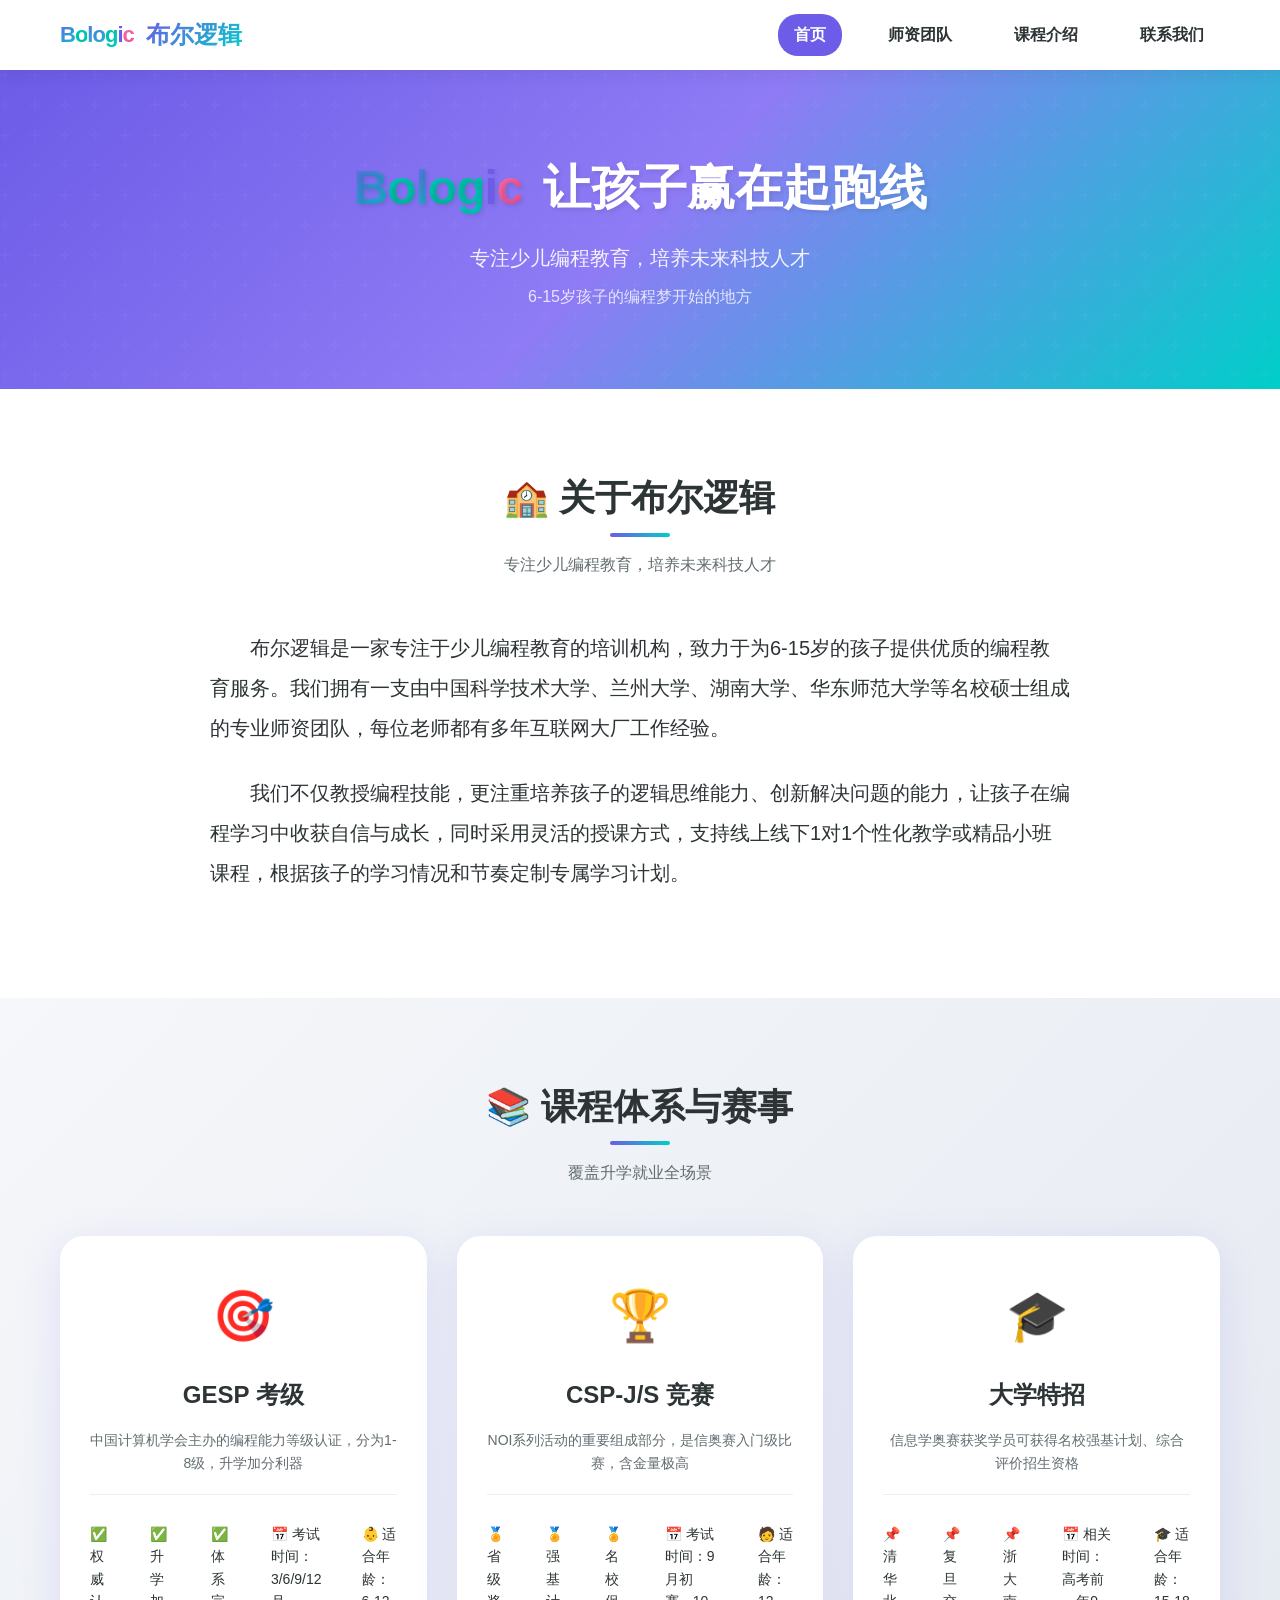
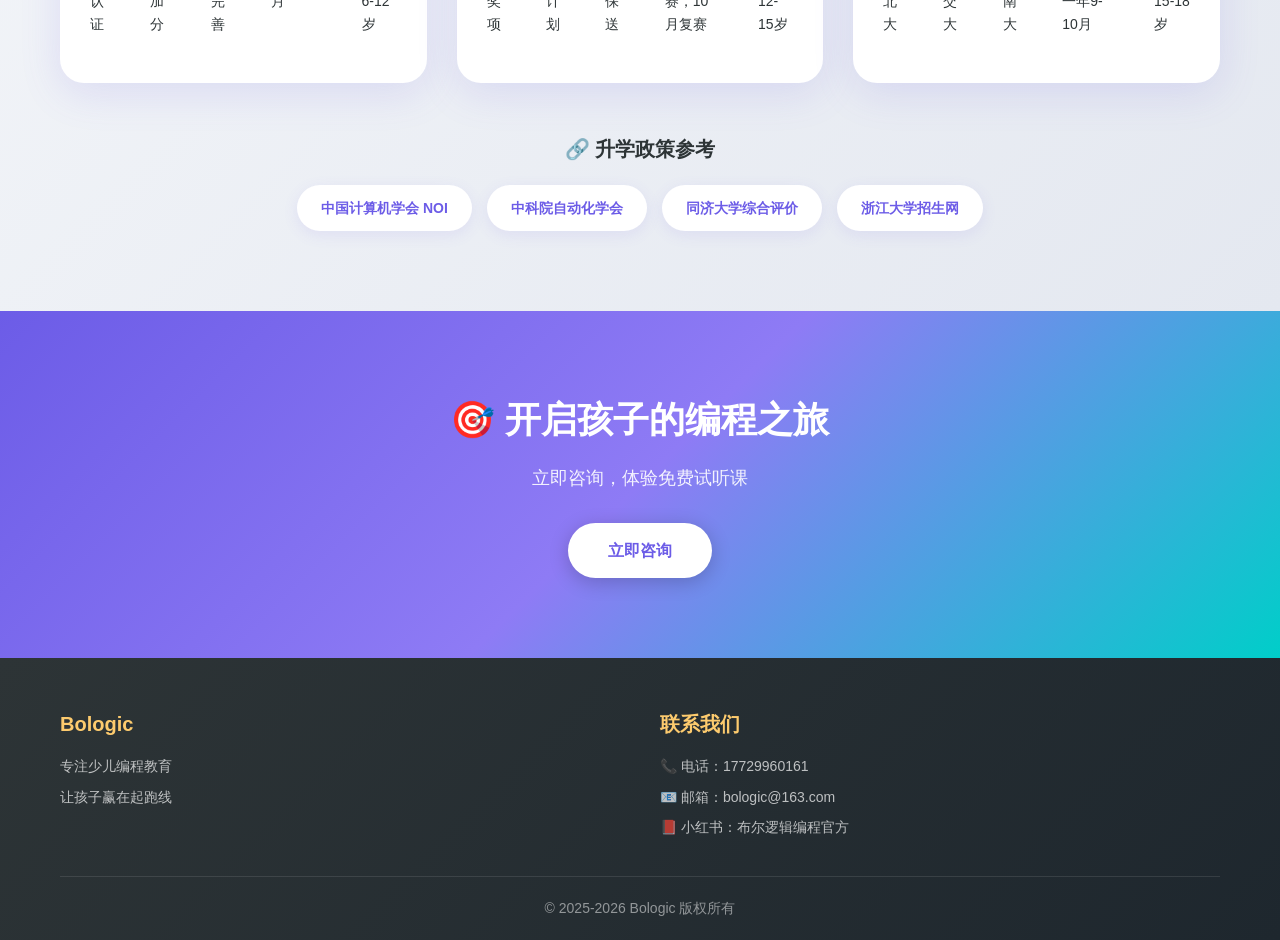
<file: index.html>
<!DOCTYPE html>
<html lang="zh-CN">
<head>
    <meta charset="UTF-8">
    <meta name="viewport" content="width=device-width, initial-scale=1.0">
    <title>Bologic 布尔逻辑 - 少儿编程教育</title>
    <link rel="stylesheet" href="css/style.css">
</head>
<body>
    <header class="header">
        <div class="container">
            <div class="logo">
                <div class="logo-icon">
                    <span class="logo-letter">B</span>
                    <span class="logo-letter-o">o</span>
                    <span class="logo-letter">l</span>
                    <span class="logo-letter">o</span>
                    <span class="logo-letter-g">g</span>
                    <span class="logo-letter-i">i</span>
                    <span class="logo-letter-c">c</span>
                </div>
                <span class="logo-text">布尔逻辑</span>
            </div>
            <nav class="nav">
                <a href="index.html" class="active">首页</a>
                <a href="teachers.html">师资团队</a>
                <a href="courses.html">课程介绍</a>
                <a href="contact.html">联系我们</a>
            </nav>
        </div>
    </header>

    <main>
        <section class="hero">
            <div class="container">
                <h1>
                    <div class="hero-logo">
                        <span class="logo-icon">
                            <span class="logo-letter">B</span>
                            <span class="logo-letter-o">o</span>
                            <span class="logo-letter">l</span>
                            <span class="logo-letter-o">o</span>
                            <span class="logo-letter-g">g</span>
                            <span class="logo-letter-i">i</span>
                            <span class="logo-letter-c">c</span>
                        </span>
                    </div>
                    让孩子赢在起跑线
                </h1>
                <p>专注少儿编程教育，培养未来科技人才</p>
                <p class="subtitle">6-15岁孩子的编程梦开始的地方</p>
            </div>
        </section>

        <section class="about">
            <div class="container">
                <div class="section-title">
                    <h2>🏫 关于布尔逻辑</h2>
                    <p>专注少儿编程教育，培养未来科技人才</p>
                </div>
                <div class="about-content">
                    <div class="about-text">
                        <p>布尔逻辑是一家专注于少儿编程教育的培训机构，致力于为6-15岁的孩子提供优质的编程教育服务。我们拥有一支由中国科学技术大学、兰州大学、湖南大学、华东师范大学等名校硕士组成的专业师资团队，每位老师都有多年互联网大厂工作经验。</p>
                        <p>我们不仅教授编程技能，更注重培养孩子的逻辑思维能力、创新解决问题的能力，让孩子在编程学习中收获自信与成长，同时采用灵活的授课方式，支持线上线下1对1个性化教学或精品小班课程，根据孩子的学习情况和节奏定制专属学习计划。</p>
                    </div>
                </div>
            </div>
        </section>

        <section class="courses">
            <div class="container">
                <div class="section-title">
                    <h2>📚 课程体系与赛事</h2>
                    <p>覆盖升学就业全场景</p>
                </div>
                <div class="course-grid">
                    <div class="course-card">
                        <div class="course-icon">🎯</div>
                        <h3>GESP 考级</h3>
                        <p class="course-desc">中国计算机学会主办的编程能力等级认证，分为1-8级，升学加分利器</p>
                        <ul class="course-info">
                            <li>✅ 权威认证</li>
                            <li>✅ 升学加分</li>
                            <li>✅ 体系完善</li>
                            <li>📅 考试时间：3/6/9/12月</li>
                            <li>👶 适合年龄：6-12岁</li>
                        </ul>
                    </div>
                    <div class="course-card">
                        <div class="course-icon">🏆</div>
                        <h3>CSP-J/S 竞赛</h3>
                        <p class="course-desc">NOI系列活动的重要组成部分，是信奥赛入门级比赛，含金量极高</p>
                        <ul class="course-info">
                            <li>🏅 省级奖项</li>
                            <li>🏅 强基计划</li>
                            <li>🏅 名校保送</li>
                            <li>📅 考试时间：9月初赛，10月复赛</li>
                            <li>🧑 适合年龄：12-15岁</li>
                        </ul>
                    </div>
                    <div class="course-card">
                        <div class="course-icon">🎓</div>
                        <h3>大学特招</h3>
                        <p class="course-desc">信息学奥赛获奖学员可获得名校强基计划、综合评价招生资格</p>
                        <ul class="course-info">
                            <li>📌 清华北大</li>
                            <li>📌 复旦交大</li>
                            <li>📌 浙大南大</li>
                            <li>📅 相关时间：高考前一年9-10月</li>
                            <li>🎓 适合年龄：15-18岁</li>
                        </ul>
                    </div>
                </div>
                <div class="university-links">
                    <h4>🔗 升学政策参考</h4>
                    <div class="links-grid">
                        <a href="https://www.noi.cn/" target="_blank" class="link-item">中国计算机学会 NOI</a>
                        <a href="https://www.cas.ac.cn/" target="_blank" class="link-item">中科院自动化学会</a>
                        <a href="https://zsxxw.tongji.edu.cn/" target="_blank" class="link-item">同济大学综合评价</a>
                        <a href="https://www.zju.edu.cn/" target="_blank" class="link-item">浙江大学招生网</a>
                    </div>
                </div>
            </div>
        </section>

        <section class="cta">
            <div class="container">
                <h2>🎯 开启孩子的编程之旅</h2>
                <p>立即咨询，体验免费试听课</p>
                <a href="contact.html" class="btn-primary">立即咨询</a>
            </div>
        </section>
    </main>

    <footer class="footer">
        <div class="container">
            <div class="footer-content">
                <div class="footer-item">
                    <h4>Bologic</h4>
                    <p>专注少儿编程教育</p>
                    <p>让孩子赢在起跑线</p>
                </div>
                <div class="footer-item">
                    <h4>联系我们</h4>
                    <p>📞 电话：17729960161</p>
                    <p>📧 邮箱：bologic@163.com</p>
                    <p>📕 小红书：布尔逻辑编程官方</p>
                </div>
            </div>
            <div class="footer-bottom">
                <p>© 2025-2026 Bologic 版权所有</p>
            </div>
        </div>
    </footer>
</body>
</html>
</file>
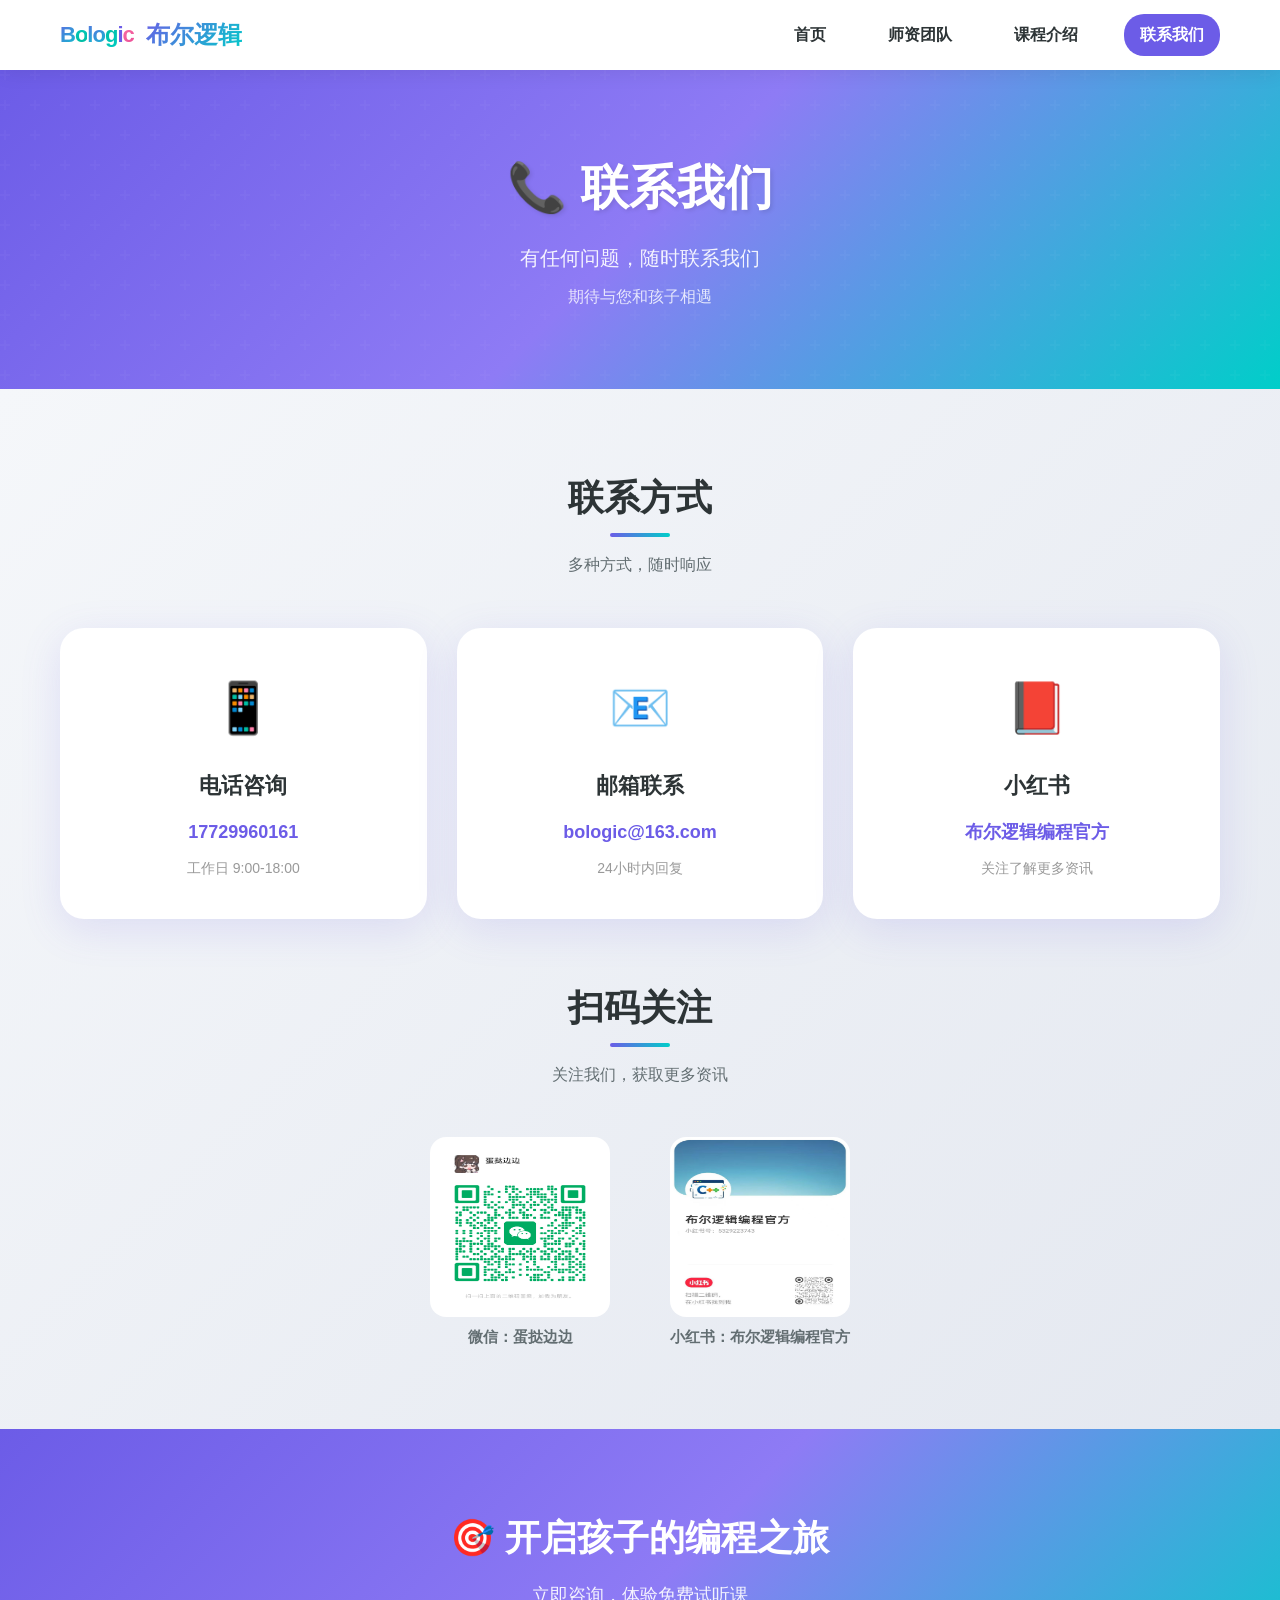
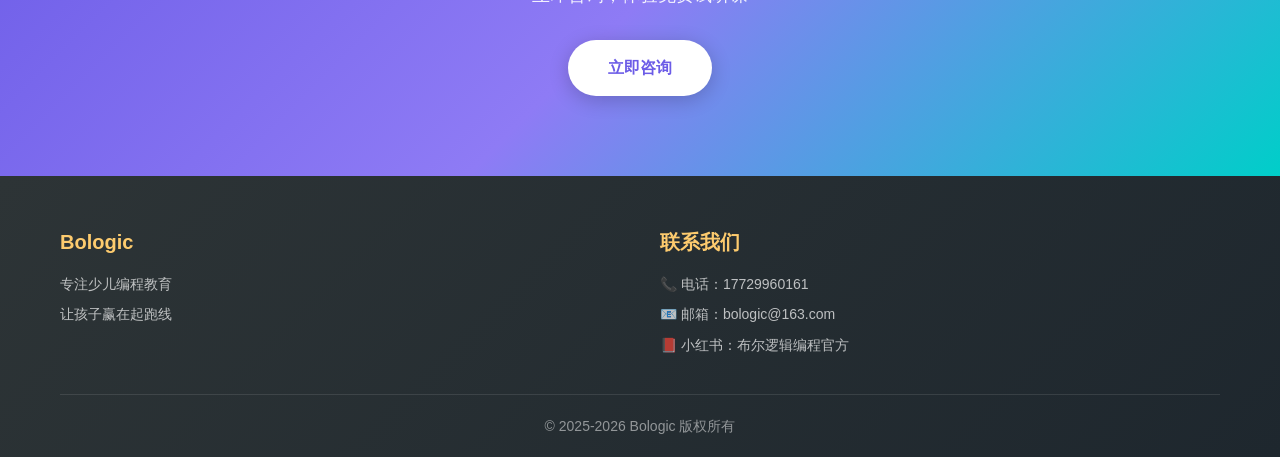
<file: contact.html>
<!DOCTYPE html>
<html lang="zh-CN">
<head>
    <meta charset="UTF-8">
    <meta name="viewport" content="width=device-width, initial-scale=1.0">
    <title>Bologic - 联系我们</title>
    <link rel="stylesheet" href="css/style.css">
</head>
<body>
    <header class="header">
        <div class="container">
            <div class="logo">
                <div class="logo-icon">
                    <span class="logo-letter">B</span>
                    <span class="logo-letter-o">o</span>
                    <span class="logo-letter">l</span>
                    <span class="logo-letter">o</span>
                    <span class="logo-letter-g">g</span>
                    <span class="logo-letter-i">i</span>
                    <span class="logo-letter-c">c</span>
                </div>
                <span class="logo-text">布尔逻辑</span>
            </div>
            <nav class="nav">
                <a href="index.html">首页</a>
                <a href="teachers.html">师资团队</a>
                <a href="courses.html">课程介绍</a>
                <a href="contact.html" class="active">联系我们</a>
            </nav>
        </div>
    </header>

    <main>
        <section class="hero">
            <div class="container">
                <h1>📞 联系我们</h1>
                <p>有任何问题，随时联系我们</p>
                <p class="subtitle">期待与您和孩子相遇</p>
            </div>
        </section>

        <section class="contact-page">
            <div class="container">
                <div class="section-title">
                    <h2>联系方式</h2>
                    <p>多种方式，随时响应</p>
                </div>
                
                <div class="contact-grid">
                    <div class="contact-card">
                        <div class="contact-icon">📱</div>
                        <h3>电话咨询</h3>
                        <p class="contact-value">17729960161</p>
                        <p class="contact-desc">工作日 9:00-18:00</p>
                    </div>
                    <div class="contact-card">
                        <div class="contact-icon">📧</div>
                        <h3>邮箱联系</h3>
                        <p class="contact-value">bologic@163.com</p>
                        <p class="contact-desc">24小时内回复</p>
                    </div>
                    <div class="contact-card">
                        <div class="contact-icon">📕</div>
                        <h3>小红书</h3>
                        <p class="contact-value">布尔逻辑编程官方</p>
                        <p class="contact-desc">关注了解更多资讯</p>
                    </div>
                </div>

                <div class="contact-qr-section">
                    <div class="section-title">
                        <h2>扫码关注</h2>
                        <p>关注我们，获取更多资讯</p>
                    </div>
                    <div class="qr-content">
                        <div class="qr-item">
                            <img src="img/wechat.png" alt="微信二维码" style="width: 180px; height: 180px; border-radius: 16px; cursor: pointer; transition: transform 0.3s ease;" onclick="enlargeImage(this)">
                            <p>微信：蛋挞边边</p>
                        </div>
                        <div class="qr-item">
                            <img src="img/redbook.jpg" alt="小红书二维码" style="width: 180px; height: 180px; border-radius: 16px; cursor: pointer; transition: transform 0.3s ease;" onclick="enlargeImage(this)">
                            <p>小红书：布尔逻辑编程官方</p>
                        </div>
                    </div>
                    
                    <div id="imageModal" class="modal" onclick="closeModal()">
                        <span class="close">&times;</span>
                        <img class="modal-content" id="modalImage">
                    </div>
                    
                    <style>
                        .modal {
                            display: none;
                            position: fixed;
                            z-index: 9999;
                            left: 0;
                            top: 0;
                            width: 100%;
                            height: 100%;
                            overflow: auto;
                            background-color: rgba(0,0,0,0.9);
                        }
                        
                        .modal-content {
                            margin: auto;
                            display: block;
                            max-width: 80%;
                            max-height: 80%;
                            position: absolute;
                            top: 50%;
                            left: 50%;
                            transform: translate(-50%, -50%);
                        }
                        
                        .close {
                            position: absolute;
                            top: 20px;
                            right: 30px;
                            color: #f1f1f1;
                            font-size: 40px;
                            font-weight: bold;
                            cursor: pointer;
                        }
                        
                        .close:hover {
                            color: #bbb;
                        }
                    </style>
                    
                    <script>
                        function enlargeImage(img) {
                            const modal = document.getElementById("imageModal");
                            const modalImg = document.getElementById("modalImage");
                            modal.style.display = "block";
                            modalImg.src = img.src;
                        }
                        
                        function closeModal() {
                            const modal = document.getElementById("imageModal");
                            modal.style.display = "none";
                        }
                    </script>
                </div>
            </div>
        </section>

        <section class="cta">
            <div class="container">
                <h2>🎯 开启孩子的编程之旅</h2>
                <p>立即咨询，体验免费试听课</p>
                <a href="contact.html" class="btn-primary">立即咨询</a>
            </div>
        </section>
    </main>

    <footer class="footer">
        <div class="container">
            <div class="footer-content">
                <div class="footer-item">
                    <h4>Bologic</h4>
                    <p>专注少儿编程教育</p>
                    <p>让孩子赢在起跑线</p>
                </div>
                <div class="footer-item">
                    <h4>联系我们</h4>
                    <p>📞 电话：17729960161</p>
                    <p>📧 邮箱：bologic@163.com</p>
                    <p>📕 小红书：布尔逻辑编程官方</p>
                </div>
            </div>
            <div class="footer-bottom">
                <p>© 2025-2026 Bologic 版权所有</p>
            </div>
        </div>
    </footer>
</body>
</html>
</file>
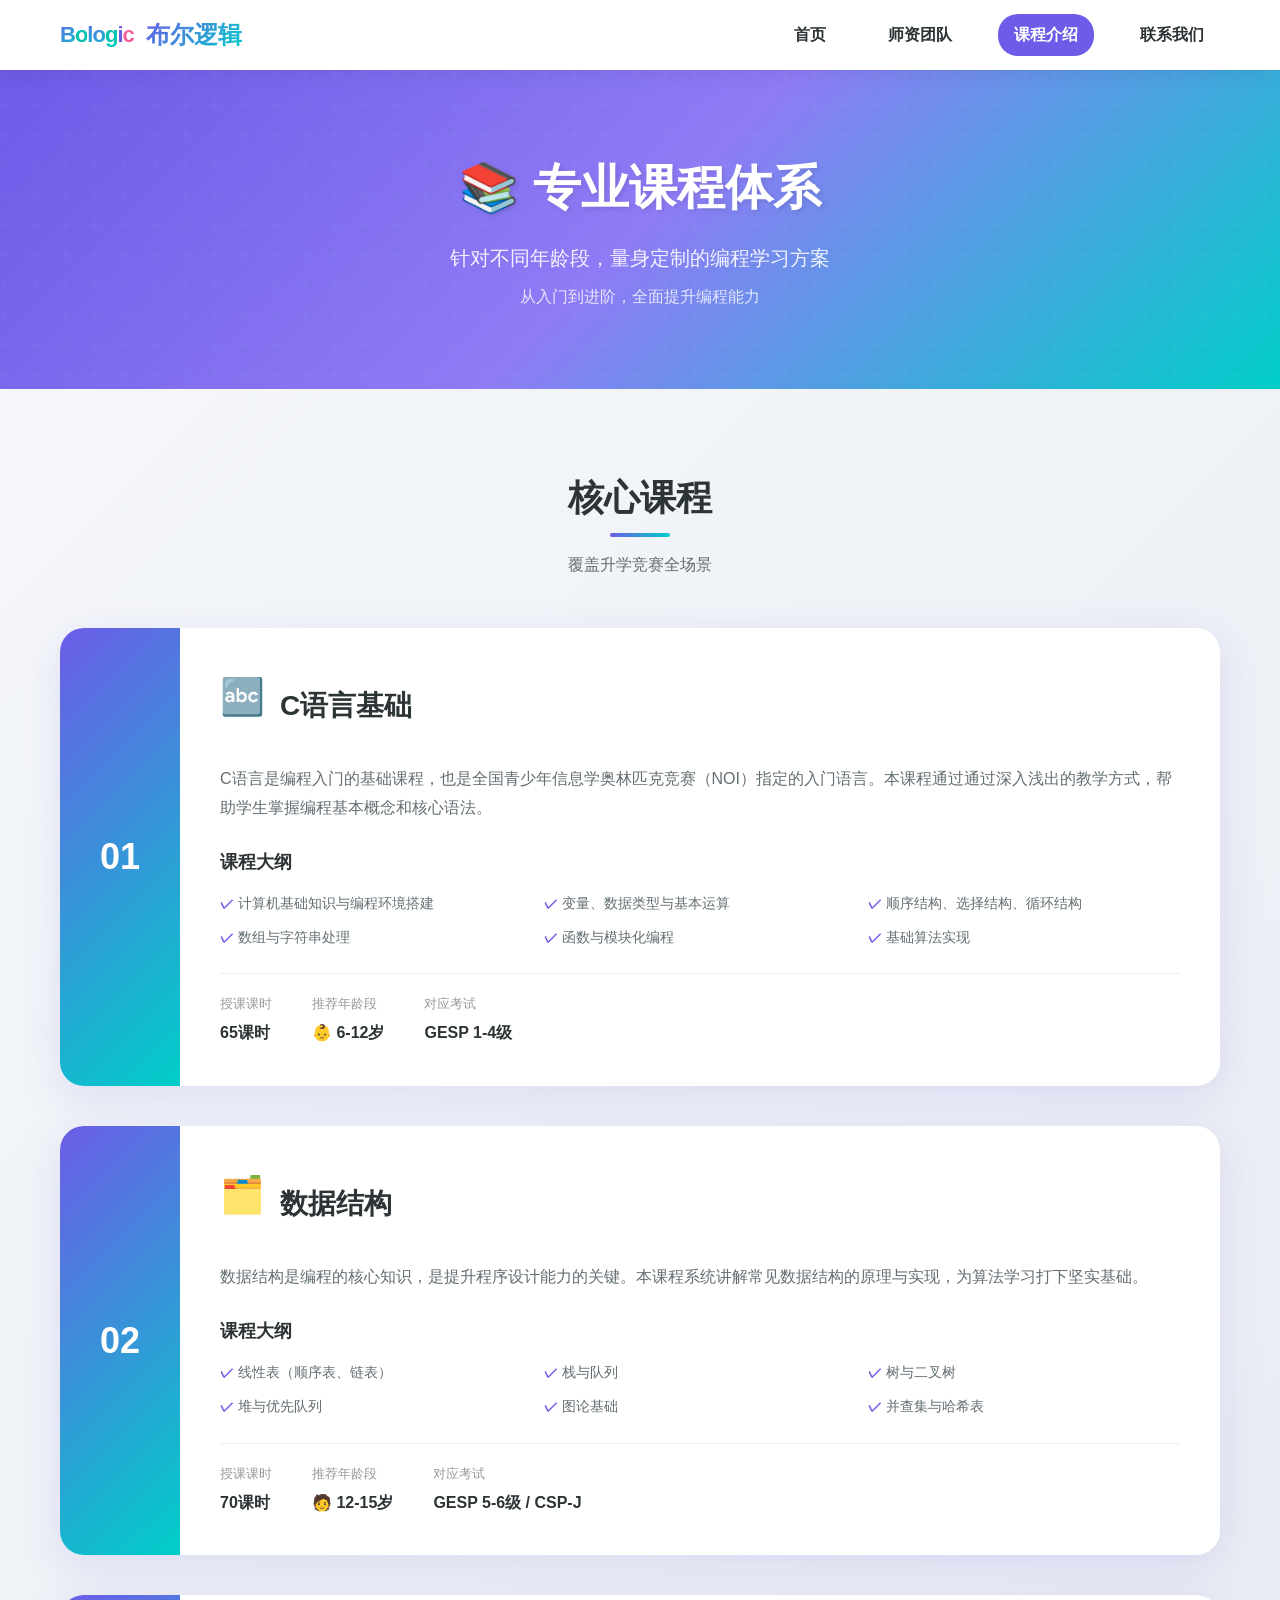
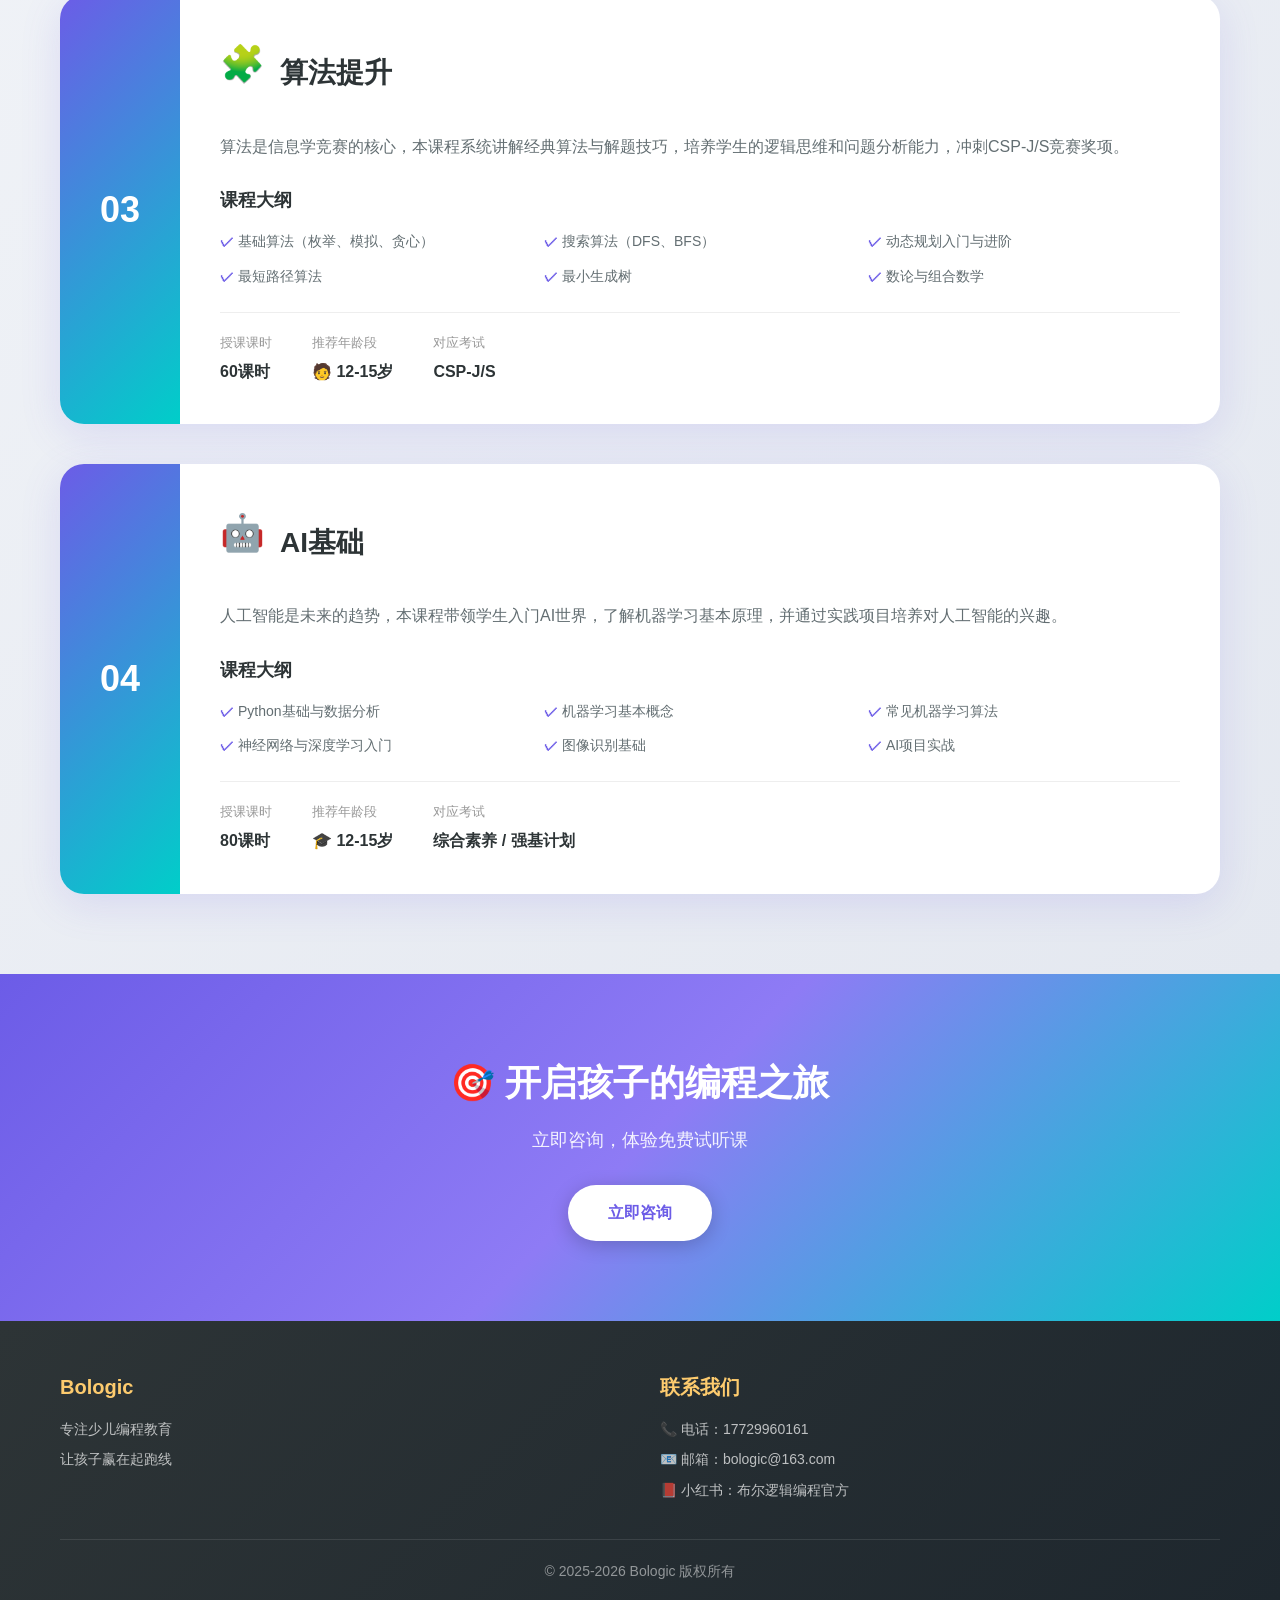
<file: courses.html>
<!DOCTYPE html>
<html lang="zh-CN">
<head>
    <meta charset="UTF-8">
    <meta name="viewport" content="width=device-width, initial-scale=1.0">
    <title>Bologic - 课程介绍</title>
    <link rel="stylesheet" href="css/style.css">
</head>
<body>
    <header class="header">
        <div class="container">
            <div class="logo">
                <div class="logo-icon">
                    <span class="logo-letter">B</span>
                    <span class="logo-letter-o">o</span>
                    <span class="logo-letter">l</span>
                    <span class="logo-letter">o</span>
                    <span class="logo-letter-g">g</span>
                    <span class="logo-letter-i">i</span>
                    <span class="logo-letter-c">c</span>
                </div>
                <span class="logo-text">布尔逻辑</span>
            </div>
            <nav class="nav">
                <a href="index.html">首页</a>
                <a href="teachers.html">师资团队</a>
                <a href="courses.html" class="active">课程介绍</a>
                <a href="contact.html">联系我们</a>
            </nav>
        </div>
    </header>

    <main>
        <section class="hero">
            <div class="container">
                <h1>📚 专业课程体系</h1>
                <p>针对不同年龄段，量身定制的编程学习方案</p>
                <p class="subtitle">从入门到进阶，全面提升编程能力</p>
            </div>
        </section>

        <section class="courses-page">
            <div class="container">
                <div class="section-title">
                    <h2>核心课程</h2>
                    <p>覆盖升学竞赛全场景</p>
                </div>
                
                <div class="course-list">
                    <div class="course-item">
                        <div class="course-number">01</div>
                        <div class="course-content">
                            <div class="course-header">
                                <span class="course-icon">🔤</span>
                                <h3>C语言基础</h3>
                            </div>
                            <p class="course-intro">C语言是编程入门的基础课程，也是全国青少年信息学奥林匹克竞赛（NOI）指定的入门语言。本课程通过通过深入浅出的教学方式，帮助学生掌握编程基本概念和核心语法。</p>
                            <div class="course-outline">
                                <h4>课程大纲</h4>
                                <ul>
                                    <li>计算机基础知识与编程环境搭建</li>
                                    <li>变量、数据类型与基本运算</li>
                                    <li>顺序结构、选择结构、循环结构</li>
                                    <li>数组与字符串处理</li>
                                    <li>函数与模块化编程</li>
                                    <li>基础算法实现</li>
                                </ul>
                            </div>
                            <div class="course-info">
                                <div class="info-item">
                                    <span class="info-label">授课课时</span>
                                    <span class="info-value">65课时</span>
                                </div>
                                <div class="info-item">
                                    <span class="info-label">推荐年龄段</span>
                                    <span class="info-value">👶 6-12岁</span>
                                </div>
                                <div class="info-item">
                                    <span class="info-label">对应考试</span>
                                    <span class="info-value">GESP 1-4级</span>
                                </div>
                            </div>
                        </div>
                    </div>

                    <div class="course-item">
                        <div class="course-number">02</div>
                        <div class="course-content">
                            <div class="course-header">
                                <span class="course-icon">🗂️</span>
                                <h3>数据结构</h3>
                            </div>
                            <p class="course-intro">数据结构是编程的核心知识，是提升程序设计能力的关键。本课程系统讲解常见数据结构的原理与实现，为算法学习打下坚实基础。</p>
                            <div class="course-outline">
                                <h4>课程大纲</h4>
                                <ul>
                                    <li>线性表（顺序表、链表）</li>
                                    <li>栈与队列</li>
                                    <li>树与二叉树</li>
                                    <li>堆与优先队列</li>
                                    <li>图论基础</li>
                                    <li>并查集与哈希表</li>
                                </ul>
                            </div>
                            <div class="course-info">
                                <div class="info-item">
                                    <span class="info-label">授课课时</span>
                                    <span class="info-value">70课时</span>
                                </div>
                                <div class="info-item">
                                    <span class="info-label">推荐年龄段</span>
                                    <span class="info-value">🧑 12-15岁</span>
                                </div>
                                <div class="info-item">
                                    <span class="info-label">对应考试</span>
                                    <span class="info-value">GESP 5-6级 / CSP-J</span>
                                </div>
                            </div>
                        </div>
                    </div>

                    <div class="course-item">
                        <div class="course-number">03</div>
                        <div class="course-content">
                            <div class="course-header">
                                <span class="course-icon">🧩</span>
                                <h3>算法提升</h3>
                            </div>
                            <p class="course-intro">算法是信息学竞赛的核心，本课程系统讲解经典算法与解题技巧，培养学生的逻辑思维和问题分析能力，冲刺CSP-J/S竞赛奖项。</p>
                            <div class="course-outline">
                                <h4>课程大纲</h4>
                                <ul>
                                    <li>基础算法（枚举、模拟、贪心）</li>
                                    <li>搜索算法（DFS、BFS）</li>
                                    <li>动态规划入门与进阶</li>
                                    <li>最短路径算法</li>
                                    <li>最小生成树</li>
                                    <li>数论与组合数学</li>
                                </ul>
                            </div>
                            <div class="course-info">
                                <div class="info-item">
                                    <span class="info-label">授课课时</span>
                                    <span class="info-value">60课时</span>
                                </div>
                                <div class="info-item">
                                    <span class="info-label">推荐年龄段</span>
                                    <span class="info-value">🧑 12-15岁</span>
                                </div>
                                <div class="info-item">
                                    <span class="info-label">对应考试</span>
                                    <span class="info-value">CSP-J/S</span>
                                </div>
                            </div>
                        </div>
                    </div>

                    <div class="course-item">
                        <div class="course-number">04</div>
                        <div class="course-content">
                            <div class="course-header">
                                <span class="course-icon">🤖</span>
                                <h3>AI基础</h3>
                            </div>
                            <p class="course-intro">人工智能是未来的趋势，本课程带领学生入门AI世界，了解机器学习基本原理，并通过实践项目培养对人工智能的兴趣。</p>
                            <div class="course-outline">
                                <h4>课程大纲</h4>
                                <ul>
                                    <li>Python基础与数据分析</li>
                                    <li>机器学习基本概念</li>
                                    <li>常见机器学习算法</li>
                                    <li>神经网络与深度学习入门</li>
                                    <li>图像识别基础</li>
                                    <li>AI项目实战</li>
                                </ul>
                            </div>
                            <div class="course-info">
                                <div class="info-item">
                                    <span class="info-label">授课课时</span>
                                    <span class="info-value">80课时</span>
                                </div>
                                <div class="info-item">
                                    <span class="info-label">推荐年龄段</span>
                                    <span class="info-value">🎓 12-15岁</span>
                                </div>
                                <div class="info-item">
                                    <span class="info-label">对应考试</span>
                                    <span class="info-value">综合素养 / 强基计划</span>
                                </div>
                            </div>
                        </div>
                    </div>
                </div>
            </div>
        </section>

        <section class="cta">
            <div class="container">
                <h2>🎯 开启孩子的编程之旅</h2>
                <p>立即咨询，体验免费试听课</p>
                <a href="contact.html" class="btn-primary">立即咨询</a>
            </div>
        </section>
    </main>

    <footer class="footer">
        <div class="container">
            <div class="footer-content">
                <div class="footer-item">
                    <h4>Bologic</h4>
                    <p>专注少儿编程教育</p>
                    <p>让孩子赢在起跑线</p>
                </div>
                <div class="footer-item">
                    <h4>联系我们</h4>
                    <p>📞 电话：17729960161</p>
                    <p>📧 邮箱：bologic@163.com</p>
                    <p>📕 小红书：布尔逻辑编程官方</p>
                </div>
            </div>
            <div class="footer-bottom">
                <p>© 2025-2026 Bologic 版权所有</p>
            </div>
        </div>
    </footer>
</body>
</html>
</file>
<file: css/style.css>
* {
    margin: 0;
    padding: 0;
    box-sizing: border-box;
}

:root {
    --primary: #6C5CE7;
    --primary-light: #A29BFE;
    --secondary: #00CEC9;
    --accent: #FDCB6E;
    --pink: #FD79A8;
    --green: #00B894;
    --dark: #2D3436;
    --light: #F8F9FA;
    --white: #FFFFFF;
    --shadow: 0 10px 40px rgba(108, 92, 231, 0.15);
    --shadow-hover: 0 20px 60px rgba(108, 92, 231, 0.25);
}

body {
    font-family: 'Segoe UI', 'PingFang SC', 'Microsoft YaHei', sans-serif;
    line-height: 1.6;
    color: var(--dark);
    background: linear-gradient(135deg, #f5f7fa 0%, #e4e8f0 100%);
    min-height: 100vh;
}

.container {
    max-width: 1200px;
    margin: 0 auto;
    padding: 0 20px;
}

.header {
    background: var(--white);
    box-shadow: 0 2px 20px rgba(0, 0, 0, 0.08);
    position: sticky;
    top: 0;
    z-index: 100;
}

.header .container {
    display: flex;
    justify-content: space-between;
    align-items: center;
    height: 70px;
}

.logo {
    display: flex;
    align-items: center;
    gap: 12px;
}

.logo-icon {
    display: flex;
    align-items: center;
    font-family: 'Arial Rounded MT Bold', 'Helvetica Rounded', Arial, sans-serif;
    font-size: 22px;
    font-weight: 900;
    letter-spacing: -1px;
}

.logo-letter {
    background: linear-gradient(135deg, var(--primary) 0%, var(--secondary) 100%);
    -webkit-background-clip: text;
    -webkit-text-fill-color: transparent;
    background-clip: text;
}

.logo-letter-o {
    background: linear-gradient(180deg, var(--secondary) 0%, #00B894 100%);
    -webkit-background-clip: text;
    -webkit-text-fill-color: transparent;
    background-clip: text;
}

.logo-letter-g {
    background: linear-gradient(135deg, #00B894 0%, #00CEC9 100%);
    -webkit-background-clip: text;
    -webkit-text-fill-color: transparent;
    background-clip: text;
}

.logo-letter-i {
    color: var(--primary);
    -webkit-text-fill-color: var(--primary);
}

.logo-letter-c {
    background: linear-gradient(135deg, var(--pink) 0%, #E84393 100%);
    -webkit-background-clip: text;
    -webkit-text-fill-color: transparent;
    background-clip: text;
}

.logo-text {
    font-size: 24px;
    font-weight: 800;
    background: linear-gradient(135deg, var(--primary) 0%, var(--secondary) 100%);
    -webkit-background-clip: text;
    -webkit-text-fill-color: transparent;
    background-clip: text;
}

.nav {
    display: flex;
    gap: 30px;
}

.nav a {
    text-decoration: none;
    color: var(--dark);
    font-weight: 600;
    font-size: 16px;
    padding: 8px 16px;
    border-radius: 20px;
    transition: all 0.3s ease;
}

.nav a:hover,
.nav a.active {
    background: var(--primary);
    color: var(--white);
}

.hero {
    background: linear-gradient(135deg, var(--primary) 0%, #8E7BF5 50%, var(--secondary) 100%);
    padding: 80px 0;
    text-align: center;
    position: relative;
    overflow: hidden;
}

.hero::before {
    content: '';
    position: absolute;
    top: 0;
    left: 0;
    right: 0;
    bottom: 0;
    background: url("data:image/svg+xml,%3Csvg width='60' height='60' viewBox='0 0 60 60' xmlns='http://www.w3.org/2000/svg'%3E%3Cg fill='none' fill-rule='evenodd'%3E%3Cg fill='%23ffffff' fill-opacity='0.05'%3E%3Cpath d='M36 34v-4h-2v4h-4v2h4v4h2v-4h4v-2h-4zm0-30V0h-2v4h-4v2h4v4h2V6h4V4h-4zM6 34v-4H4v4H0v2h4v4h2v-4h4v-2H6zM6 4V0H4v4H0v2h4v4h2V6h4V4H6z'/%3E%3C/g%3E%3C/g%3E%3C/svg%3E");
    opacity: 0.5;
}

.hero h1 {
    font-size: 48px;
    color: var(--white);
    margin-bottom: 15px;
    position: relative;
    text-shadow: 2px 2px 4px rgba(0, 0, 0, 0.1);
    display: flex;
    align-items: center;
    gap: 20px;
    justify-content: center;
}

.hero-logo .logo-icon {
    font-size: 48px;
}

.hero p {
    font-size: 20px;
    color: rgba(255, 255, 255, 0.9);
    position: relative;
}

.hero .subtitle {
    margin-top: 10px;
    font-size: 16px;
    color: rgba(255, 255, 255, 0.8);
}

.teachers {
    padding: 80px 0;
}

.section-title {
    text-align: center;
    margin-bottom: 50px;
}

.section-title h2 {
    font-size: 36px;
    color: var(--dark);
    margin-bottom: 10px;
    position: relative;
    display: inline-block;
}

.section-title h2::after {
    content: '';
    position: absolute;
    bottom: -10px;
    left: 50%;
    transform: translateX(-50%);
    width: 60px;
    height: 4px;
    background: linear-gradient(90deg, var(--primary), var(--secondary));
    border-radius: 2px;
}

.section-title p {
    color: #636e72;
    font-size: 16px;
    margin-top: 15px;
}

.teacher-grid {
    display: grid;
    grid-template-columns: repeat(auto-fill, minmax(350px, 1fr));
    gap: 30px;
}

.teacher-card {
    background: var(--white);
    border-radius: 24px;
    overflow: hidden;
    box-shadow: var(--shadow);
    transition: all 0.4s cubic-bezier(0.175, 0.885, 0.32, 1.275);
    position: relative;
}

.teacher-card::before {
    content: '';
    position: absolute;
    top: 0;
    left: 0;
    right: 0;
    height: 6px;
    background: linear-gradient(90deg, var(--primary), var(--secondary), var(--accent), var(--pink));
    background-size: 300% 100%;
    animation: gradient 3s ease infinite;
}

@keyframes gradient {
    0% { background-position: 0% 50%; }
    50% { background-position: 100% 50%; }
    100% { background-position: 0% 50%; }
}

.teacher-card:hover {
    transform: translateY(-10px);
    box-shadow: var(--shadow-hover);
}

.teacher-image {
    position: relative;
    padding: 30px;
    background: linear-gradient(180deg, #f8f9ff 0%, var(--white) 100%);
    display: flex;
    justify-content: center;
}

.teacher-image img {
    width: 140px;
    height: 140px;
    border-radius: 50%;
    border: 5px solid var(--white);
    box-shadow: 0 8px 30px rgba(108, 92, 231, 0.2);
    transition: transform 0.4s ease;
    object-fit: cover;
}

.teacher-card:hover .teacher-image img {
    transform: scale(1.1) rotate(5deg);
}

.teacher-badge {
    position: absolute;
    top: 20px;
    right: 20px;
    background: linear-gradient(135deg, var(--accent), #F39C12);
    color: var(--white);
    padding: 6px 16px;
    border-radius: 20px;
    font-size: 12px;
    font-weight: 700;
    box-shadow: 0 4px 15px rgba(253, 203, 110, 0.4);
}

.teacher-info {
    padding: 25px;
}

.teacher-info h3 {
    font-size: 22px;
    color: var(--dark);
    margin-bottom: 8px;
    text-align: center;
}

.teacher-title {
    text-align: center;
    color: var(--primary);
    font-weight: 600;
    font-size: 14px;
    margin-bottom: 15px;
}

.teacher-desc {
    color: #636e72;
    font-size: 14px;
    line-height: 1.8;
    margin-bottom: 20px;
    text-align: justify;
}

.teacher-tags {
    display: flex;
    flex-wrap: wrap;
    gap: 8px;
    justify-content: center;
}

.teacher-tags span {
    background: linear-gradient(135deg, #f0f3ff 0%, #e8ecff 100%);
    color: var(--primary);
    padding: 6px 14px;
    border-radius: 20px;
    font-size: 12px;
    font-weight: 600;
    transition: all 0.3s ease;
}

.teacher-tags span:hover {
    background: var(--primary);
    color: var(--white);
    transform: scale(1.05);
}

.features {
    padding: 60px 0;
    background: var(--white);
}

.feature-grid {
    display: grid;
    grid-template-columns: repeat(auto-fit, minmax(250px, 1fr));
    gap: 30px;
}

.feature-item {
    text-align: center;
    padding: 30px;
    border-radius: 20px;
    transition: all 0.3s ease;
}

.feature-item:hover {
    background: linear-gradient(135deg, #f8f9ff 0%, #f0f3ff 100%);
    transform: translateY(-5px);
}

.feature-icon {
    font-size: 50px;
    margin-bottom: 20px;
    display: block;
    animation: bounce 2s ease-in-out infinite;
}

@keyframes bounce {
    0%, 100% { transform: translateY(0); }
    50% { transform: translateY(-10px); }
}

.feature-item:nth-child(2) .feature-icon {
    animation-delay: 0.2s;
}

.feature-item:nth-child(3) .feature-icon {
    animation-delay: 0.4s;
}

.feature-item:nth-child(4) .feature-icon {
    animation-delay: 0.6s;
}

.feature-item h3 {
    font-size: 20px;
    color: var(--dark);
    margin-bottom: 10px;
}

.feature-item p {
    color: #636e72;
    font-size: 14px;
}

.courses-page {
    padding: 80px 0;
    background: linear-gradient(135deg, #f5f7fa 0%, #e4e8f0 100%);
}

.course-list {
    display: flex;
    flex-direction: column;
    gap: 40px;
}

.course-item {
    background: var(--white);
    border-radius: 24px;
    box-shadow: var(--shadow);
    overflow: hidden;
    display: flex;
    transition: all 0.3s ease;
}

.course-item:hover {
    transform: translateY(-5px);
    box-shadow: var(--shadow-hover);
}

.course-number {
    min-width: 120px;
    background: linear-gradient(135deg, var(--primary) 0%, var(--secondary) 100%);
    color: var(--white);
    font-size: 36px;
    font-weight: 800;
    display: flex;
    align-items: center;
    justify-content: center;
}

.course-content {
    padding: 40px;
    flex: 1;
}

.course-header {
    display: flex;
    align-items: center;
    gap: 15px;
    margin-bottom: 20px;
}

.course-header .course-icon {
    font-size: 36px;
}

.course-header h3 {
    font-size: 28px;
    color: var(--dark);
    margin: 0;
    font-weight: 700;
}

.course-intro {
    color: #636e72;
    font-size: 16px;
    line-height: 1.8;
    margin-bottom: 25px;
}

.course-outline {
    margin-bottom: 25px;
}

.course-outline h4 {
    font-size: 18px;
    color: var(--dark);
    margin-bottom: 15px;
    font-weight: 700;
}

.course-outline ul {
    list-style: none;
    padding: 0;
    margin: 0;
    display: grid;
    grid-template-columns: repeat(3, 1fr);
    gap: 12px;
}

.course-outline li {
    color: #636e72;
    font-size: 14px;
    position: relative;
    padding-left: 18px;
}

.course-outline li::before {
    content: '✓';
    position: absolute;
    left: 0;
    color: var(--primary);
    font-weight: bold;
}

.course-info {
    display: flex;
    gap: 40px;
    padding-top: 20px;
    border-top: 1px solid #eee;
}

.info-item {
    display: flex;
    flex-direction: column;
    gap: 5px;
}

.info-label {
    color: #999;
    font-size: 13px;
}

.info-value {
    color: var(--dark);
    font-size: 16px;
    font-weight: 600;
}

.contact-page {
    padding: 80px 0;
    background: linear-gradient(135deg, #f5f7fa 0%, #e4e8f0 100%);
}

.contact-grid {
    display: grid;
    grid-template-columns: repeat(3, 1fr);
    gap: 30px;
    margin-bottom: 60px;
}

.contact-card {
    background: var(--white);
    padding: 40px 30px;
    border-radius: 24px;
    box-shadow: var(--shadow);
    text-align: center;
    transition: all 0.3s ease;
}

.contact-card:hover {
    transform: translateY(-10px);
    box-shadow: var(--shadow-hover);
}

.contact-icon {
    font-size: 50px;
    margin-bottom: 20px;
}

.contact-card h3 {
    font-size: 22px;
    color: var(--dark);
    margin-bottom: 15px;
    font-weight: 700;
}

.contact-value {
    color: var(--primary);
    font-size: 18px;
    font-weight: 600;
    margin-bottom: 10px;
}

.contact-desc {
    color: #999;
    font-size: 14px;
}

.contact-qr-section {
    text-align: center;
}

.qr-content {
    display: flex;
    justify-content: center;
    gap: 60px;
}

.qr-item {
    text-align: center;
}

.qr-placeholder {
    width: 180px;
    height: 180px;
    background: linear-gradient(135deg, #f5f7fa 0%, #e4e8f0 100%);
    border-radius: 16px;
    display: flex;
    align-items: center;
    justify-content: center;
    color: #999;
    font-size: 14px;
    margin-bottom: 15px;
}

.qr-item p {
    color: #636e72;
    font-size: 15px;
    font-weight: 600;
}

.footer {
    background: linear-gradient(135deg, #2d3436 0%, #1e272e 100%);
    color: var(--white);
    padding: 50px 0 20px;
}

.footer-content {
    display: grid;
    grid-template-columns: repeat(auto-fit, minmax(250px, 1fr));
    gap: 40px;
    margin-bottom: 30px;
}

.footer-item h4 {
    font-size: 20px;
    margin-bottom: 15px;
    color: var(--accent);
}

.footer-item p {
    color: rgba(255, 255, 255, 0.7);
    margin-bottom: 8px;
    font-size: 14px;
}

.footer-bottom {
    text-align: center;
    padding-top: 20px;
    border-top: 1px solid rgba(255, 255, 255, 0.1);
}

.footer-bottom p {
    color: rgba(255, 255, 255, 0.5);
    font-size: 14px;
}

.about {
    padding: 80px 0;
    background: var(--white);
}

.about-content {
    margin-top: 40px;
    text-align: center;
}

.about-text {
    text-align: left;
    max-width: 900px;
    margin: 0 auto;
    padding: 0 20px;
}

.about-text p {
    color: #2d3436;
    font-size: 20px;
    line-height: 2;
    margin-bottom: 25px;
    text-indent: 2em;
}

.about-stats {
    display: grid;
    grid-template-columns: repeat(3, 1fr);
    gap: 20px;
}

.stat-item {
    text-align: center;
    padding: 30px 20px;
    background: linear-gradient(135deg, #f8f9ff 0%, #f0f3ff 100%);
    border-radius: 16px;
}

.stat-number {
    display: block;
    font-size: 36px;
    font-weight: 800;
    background: linear-gradient(135deg, var(--primary) 0%, var(--secondary) 100%);
    -webkit-background-clip: text;
    -webkit-text-fill-color: transparent;
    background-clip: text;
}

.stat-label {
    color: #636e72;
    font-size: 14px;
    margin-top: 8px;
    display: block;
}

.courses {
    padding: 80px 0;
    background: linear-gradient(135deg, #f5f7fa 0%, #e4e8f0 100%);
}

.course-grid {
    display: grid;
    grid-template-columns: repeat(auto-fit, minmax(300px, 1fr));
    gap: 30px;
    margin-top: 40px;
}

.course-card {
    background: var(--white);
    padding: 40px 30px;
    border-radius: 24px;
    box-shadow: var(--shadow);
    transition: all 0.3s ease;
    text-align: center;
}

.course-card:hover {
    transform: translateY(-10px);
    box-shadow: var(--shadow-hover);
}

.course-icon {
    font-size: 50px;
    margin-bottom: 20px;
    display: block;
}

.course-card h3 {
    font-size: 24px;
    color: var(--dark);
    margin-bottom: 15px;
}

.course-desc {
    color: #636e72;
    font-size: 14px;
    line-height: 1.6;
    margin-bottom: 20px;
}

.course-info {
    list-style: none;
    text-align: left;
}

.course-info li {
    padding: 8px 0;
    color: var(--dark);
    font-size: 14px;
}

.university-links {
    margin-top: 50px;
    text-align: center;
}

.university-links h4 {
    font-size: 20px;
    color: var(--dark);
    margin-bottom: 20px;
}

.links-grid {
    display: flex;
    flex-wrap: wrap;
    gap: 15px;
    justify-content: center;
}

.link-item {
    display: inline-block;
    padding: 12px 24px;
    background: var(--white);
    color: var(--primary);
    text-decoration: none;
    border-radius: 25px;
    font-weight: 600;
    font-size: 14px;
    box-shadow: 0 4px 15px rgba(108, 92, 231, 0.1);
    transition: all 0.3s ease;
}

.link-item:hover {
    background: var(--primary);
    color: var(--white);
    transform: translateY(-3px);
}

.cta {
    padding: 80px 0;
    background: linear-gradient(135deg, var(--primary) 0%, #8E7BF5 50%, var(--secondary) 100%);
    text-align: center;
}

.cta h2 {
    font-size: 36px;
    color: var(--white);
    margin-bottom: 15px;
}

.cta p {
    font-size: 18px;
    color: rgba(255, 255, 255, 0.9);
    margin-bottom: 30px;
}

.btn-primary {
    display: inline-block;
    padding: 15px 40px;
    background: var(--white);
    color: var(--primary);
    text-decoration: none;
    border-radius: 30px;
    font-weight: 700;
    font-size: 16px;
    transition: all 0.3s ease;
    box-shadow: 0 4px 20px rgba(0, 0, 0, 0.2);
}

.btn-primary:hover {
    transform: scale(1.05);
    box-shadow: 0 8px 30px rgba(0, 0, 0, 0.3);
}

@media (max-width: 768px) {
    .header .container {
        flex-direction: column;
        height: auto;
        padding: 15px 20px;
    }
    
    .nav {
        margin-top: 15px;
        gap: 15px;
        flex-wrap: wrap;
        justify-content: center;
    }
    
    .hero h1 {
        font-size: 32px;
    }
    
    .hero p {
        font-size: 16px;
    }
    
    .teacher-grid {
        grid-template-columns: 1fr;
    }
    
    .course-grid {
        grid-template-columns: 1fr;
    }
    
    .contact-grid {
        grid-template-columns: 1fr;
    }
    
    .qr-content {
        flex-direction: column;
        align-items: center;
        gap: 30px;
    }
    
    .section-title h2 {
        font-size: 28px;
    }
}
</file>
